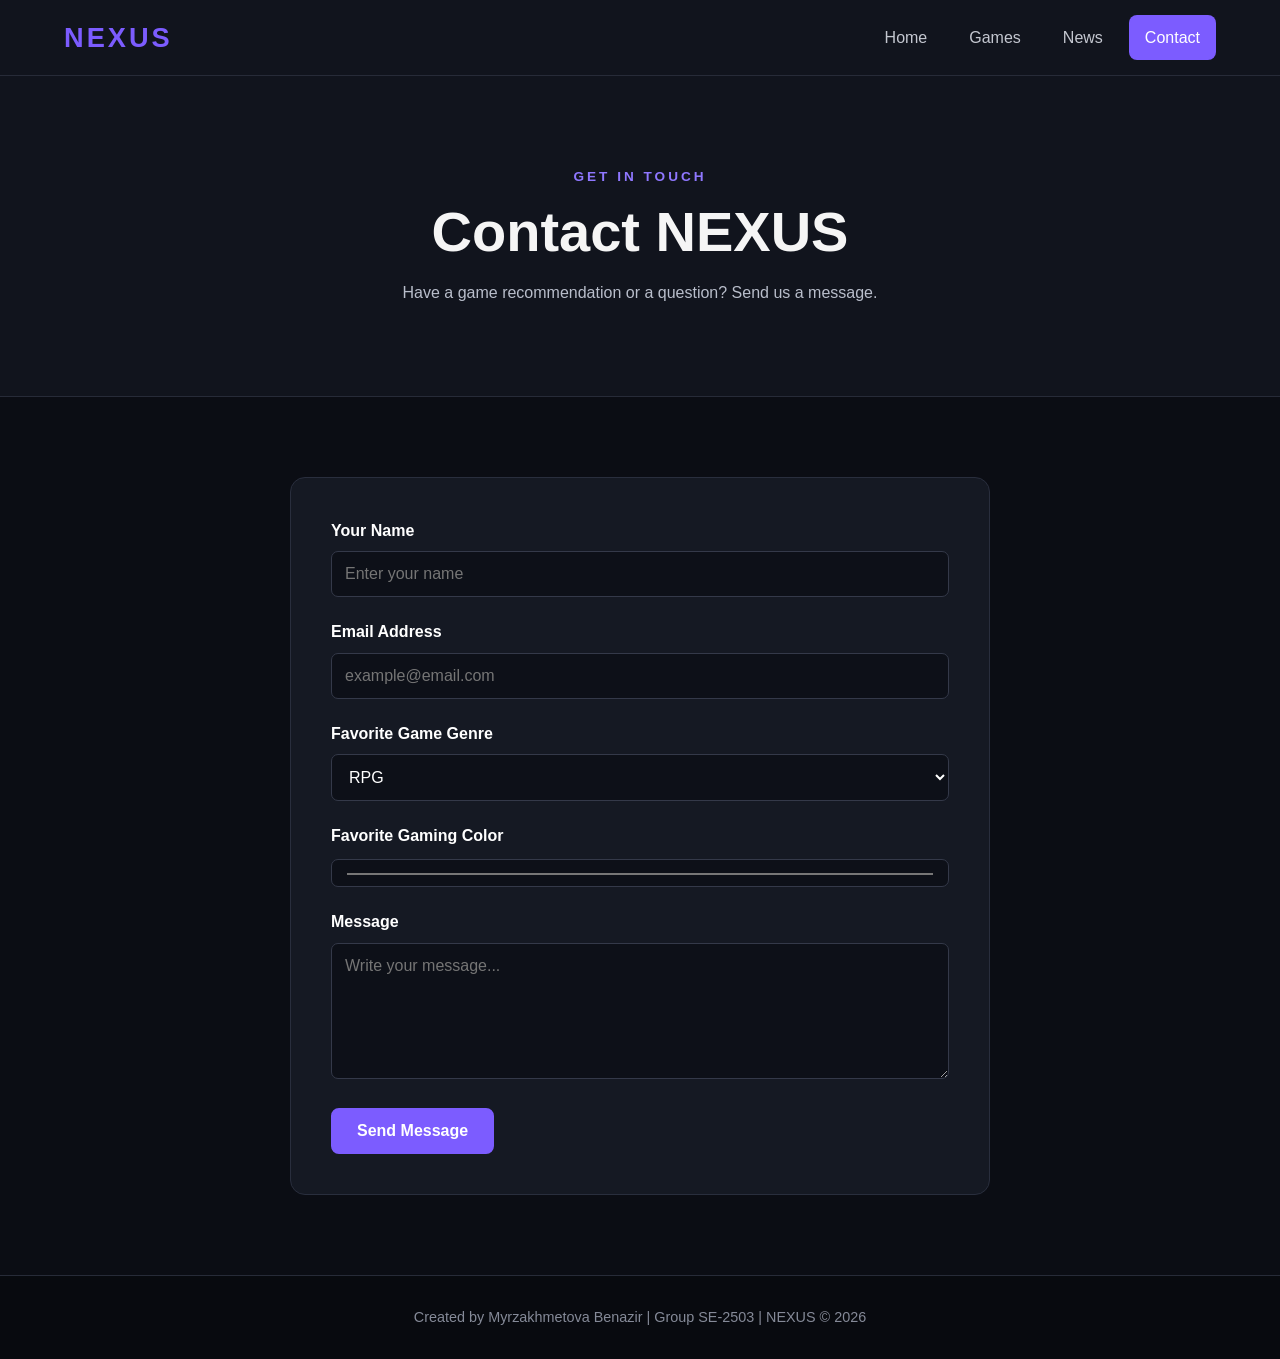
<file: contact.html>
<!DOCTYPE html>
<html lang="en">

<head>
    <meta charset="UTF-8">
    <meta name="viewport" content="width=device-width, initial-scale=1.0">

    <title>NEXUS | Contact</title>
    <link rel="stylesheet" href="style.css">
</head>

<body>

<header id="main-header">
    <nav class="navbar">
        <a href="index.html" class="logo">NEXUS</a>

        <ul class="nav-menu">
            <li><a href="index.html">Home</a></li>
            <li><a href="games.html">Games</a></li>
            <li><a href="news.html">News</a></li>
            <li><a class="active" href="contact.html">Contact</a></li>
        </ul>
    </nav>
</header>

<main>

    <section class="page-header">
        <p class="tag">GET IN TOUCH</p>
        <h1>Contact NEXUS</h1>

        <p>
            Have a game recommendation or a question?
            Send us a message.
        </p>
    </section>

    <section class="section">

        <form id="contact-form">

            <div class="form-group">
                <label for="name">Your Name</label>

                <input
                    type="text"
                    id="name"
                    name="name"
                    placeholder="Enter your name"
                    required>
            </div>

            <div class="form-group">
                <label for="email">Email Address</label>

                <input
                    type="email"
                    id="email"
                    name="email"
                    placeholder="example@email.com"
                    required>
            </div>

            <div class="form-group">
                <label for="genre">Favorite Game Genre</label>

                <select id="genre" name="genre">
                    <option value="rpg">RPG</option>
                    <option value="action">Action</option>
                    <option value="strategy">Strategy</option>
                    <option value="racing">Racing</option>
                    <option value="sports">Sports</option>
                </select>
            </div>

            <div class="form-group">
                <label for="color">Favorite Gaming Color</label>
                <input type="color" id="color" name="color">
            </div>

            <div class="form-group">
                <label for="message">Message</label>

                <textarea
                    id="message"
                    name="message"
                    rows="6"
                    placeholder="Write your message..."
                    required></textarea>
            </div>

            <button type="submit" class="btn">
                Send Message
            </button>

        </form>

    </section>

</main>

<footer>
    <p>Created by Myrzakhmetova Benazir | Group SE-2503 
        | NEXUS © 2026</p>
</footer>

</body>
</html>
</file>
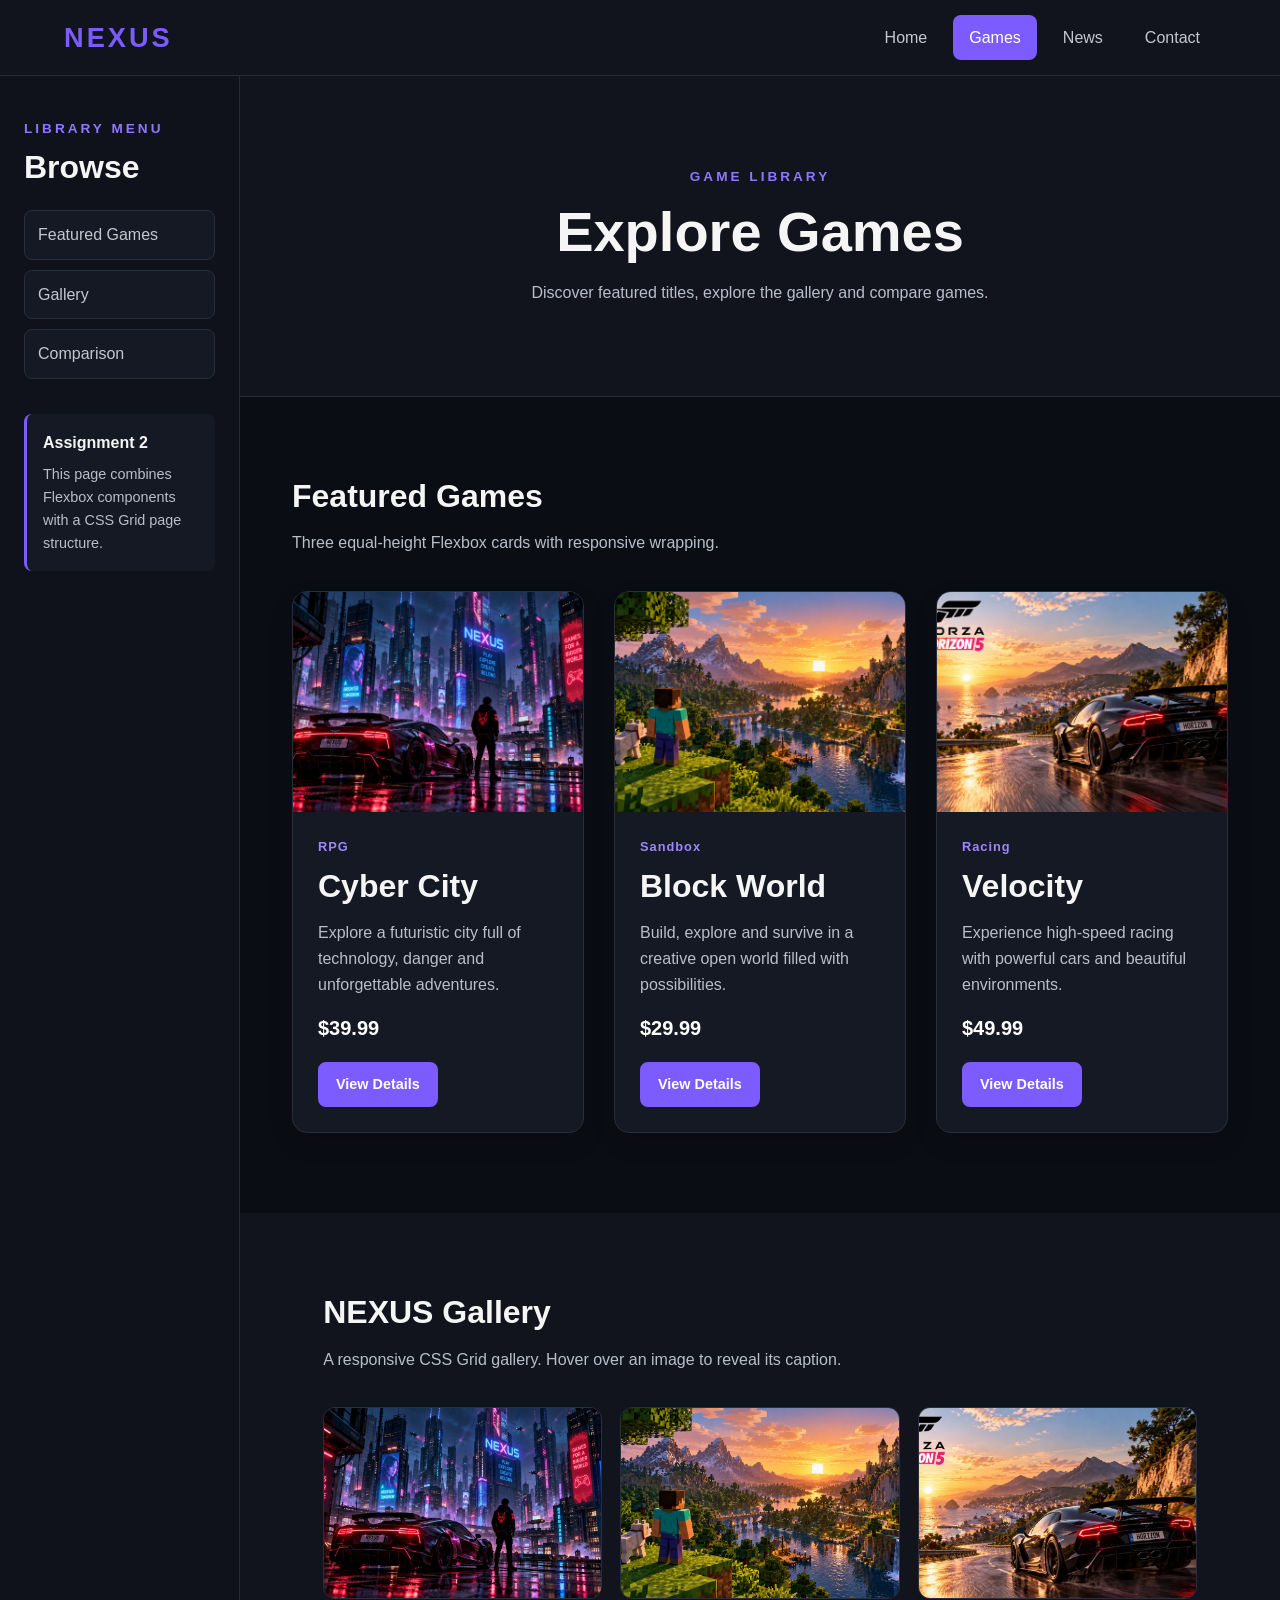
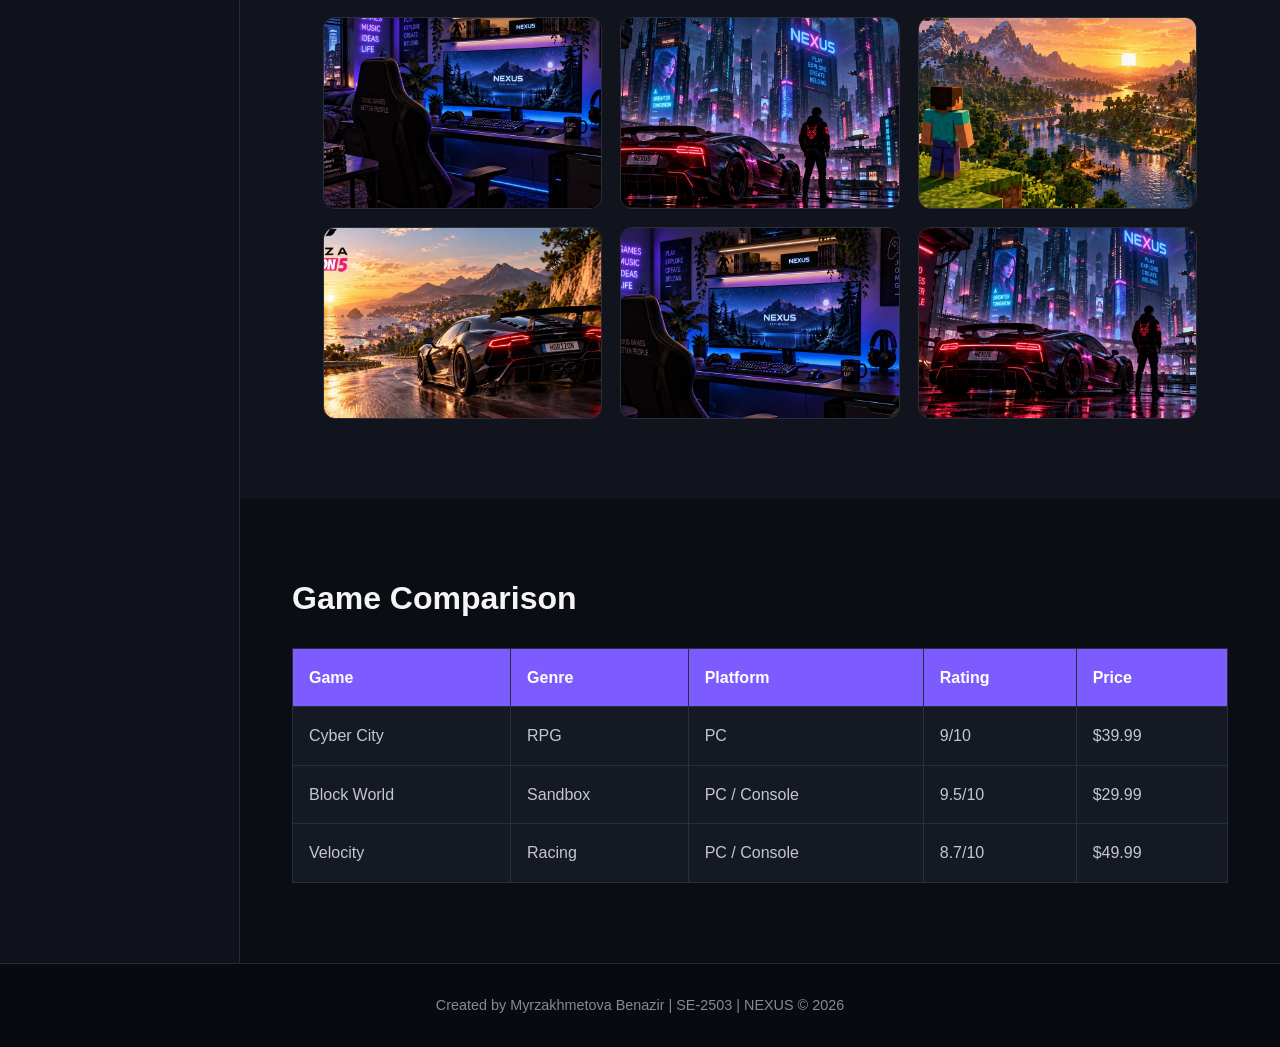
<file: games.html>
<!DOCTYPE html>
<html lang="en">
<head>
    <meta charset="UTF-8">
    <meta name="viewport" content="width=device-width, initial-scale=1.0">
    <title>NEXUS | Games</title>
    <link rel="stylesheet" href="style.css">
</head>
<body class="grid-page">
<header id="main-header">
    <nav class="navbar">
        <a href="index.html" class="logo">NEXUS</a>
        <ul class="nav-menu">
            <li><a href="index.html">Home</a></li>
            <li><a class="active" href="games.html">Games</a></li>
            <li><a href="news.html">News</a></li>
            <li><a href="contact.html">Contact</a></li>
        </ul>
    </nav>
</header>

<aside class="game-sidebar">
    <p class="tag">LIBRARY MENU</p>
    <h2>Browse</h2>
    <nav class="sidebar-links" aria-label="Game page sections">
        <a href="#featured">Featured Games</a>
        <a href="#gallery">Gallery</a>
        <a href="#comparison">Comparison</a>
    </nav>
    <div class="sidebar-note">
        <strong>Assignment 2</strong>
        <p>This page combines Flexbox components with a CSS Grid page structure.</p>
    </div>
</aside>

<main class="games-main">
    <section class="page-header">
        <p class="tag">GAME LIBRARY</p>
        <h1>Explore Games</h1>
        <p>Discover featured titles, explore the gallery and compare games.</p>
    </section>

    <section class="section" id="featured">
        <h2>Featured Games</h2>
        <p class="section-description">Three equal-height Flexbox cards with responsive wrapping.</p>
        <div class="game-grid">
            <article class="game-card">
                <img src="cyberpunk.jpg" alt="Cyberpunk style futuristic game">
                <div class="game-info">
                    <span class="genre">RPG</span><h2>Cyber City</h2>
                    <p>Explore a futuristic city full of technology, danger and unforgettable adventures.</p>
                    <p class="price">$39.99</p>
                    <a class="btn card-btn" href="#comparison">View Details</a>
                </div>
            </article>
            <article class="game-card">
                <img src="minecraft.jpg" alt="Block building adventure game">
                <div class="game-info">
                    <span class="genre">Sandbox</span><h2>Block World</h2>
                    <p>Build, explore and survive in a creative open world filled with possibilities.</p>
                    <p class="price">$29.99</p>
                    <a class="btn card-btn" href="#comparison">View Details</a>
                </div>
            </article>
            <article class="game-card">
                <img src="forza.jpg" alt="Sports car racing game">
                <div class="game-info">
                    <span class="genre">Racing</span><h2>Velocity</h2>
                    <p>Experience high-speed racing with powerful cars and beautiful environments.</p>
                    <p class="price">$49.99</p>
                    <a class="btn card-btn" href="#comparison">View Details</a>
                </div>
            </article>
        </div>
    </section>

    <section class="section dark-section" id="gallery">
        <h2>NEXUS Gallery</h2>
        <p class="section-description">A responsive CSS Grid gallery. Hover over an image to reveal its caption.</p>
        <div class="image-gallery">
            <figure><img src="gallery-1.jpg" alt="Neon futuristic city"><figcaption>Neon City</figcaption></figure>
            <figure><img src="gallery-2.jpg" alt="Creative block world"><figcaption>Creative Worlds</figcaption></figure>
            <figure><img src="gallery-3.jpg" alt="Racing car at sunset"><figcaption>Sunset Racing</figcaption></figure>
            <figure><img src="gallery-4.jpg" alt="Modern gaming setup"><figcaption>Battle Station</figcaption></figure>
            <figure><img src="gallery-5.jpg" alt="Futuristic city details"><figcaption>Night Missions</figcaption></figure>
            <figure><img src="gallery-6.jpg" alt="Block landscape"><figcaption>Open Adventure</figcaption></figure>
            <figure><img src="gallery-7.jpg" alt="Performance racing car"><figcaption>Full Speed</figcaption></figure>
            <figure><img src="gallery-8.jpg" alt="Gaming desk and monitor"><figcaption>NEXUS Setup</figcaption></figure>
            <figure><img src="gallery-9.jpg" alt="Cyberpunk environment"><figcaption>Future Worlds</figcaption></figure>
        </div>
    </section>

    <section class="section" id="comparison">
        <h2>Game Comparison</h2>
        <div class="table-wrapper">
            <table>
                <thead><tr><th>Game</th><th>Genre</th><th>Platform</th><th>Rating</th><th>Price</th></tr></thead>
                <tbody>
                    <tr><td>Cyber City</td><td>RPG</td><td>PC</td><td>9/10</td><td>$39.99</td></tr>
                    <tr><td>Block World</td><td>Sandbox</td><td>PC / Console</td><td>9.5/10</td><td>$29.99</td></tr>
                    <tr><td>Velocity</td><td>Racing</td><td>PC / Console</td><td>8.7/10</td><td>$49.99</td></tr>
                </tbody>
            </table>
        </div>
    </section>
</main>

<footer>
    <p>Created by Myrzakhmetova Benazir | SE-2503 | NEXUS © 2026</p>
</footer>
</body>
</html>
</file>
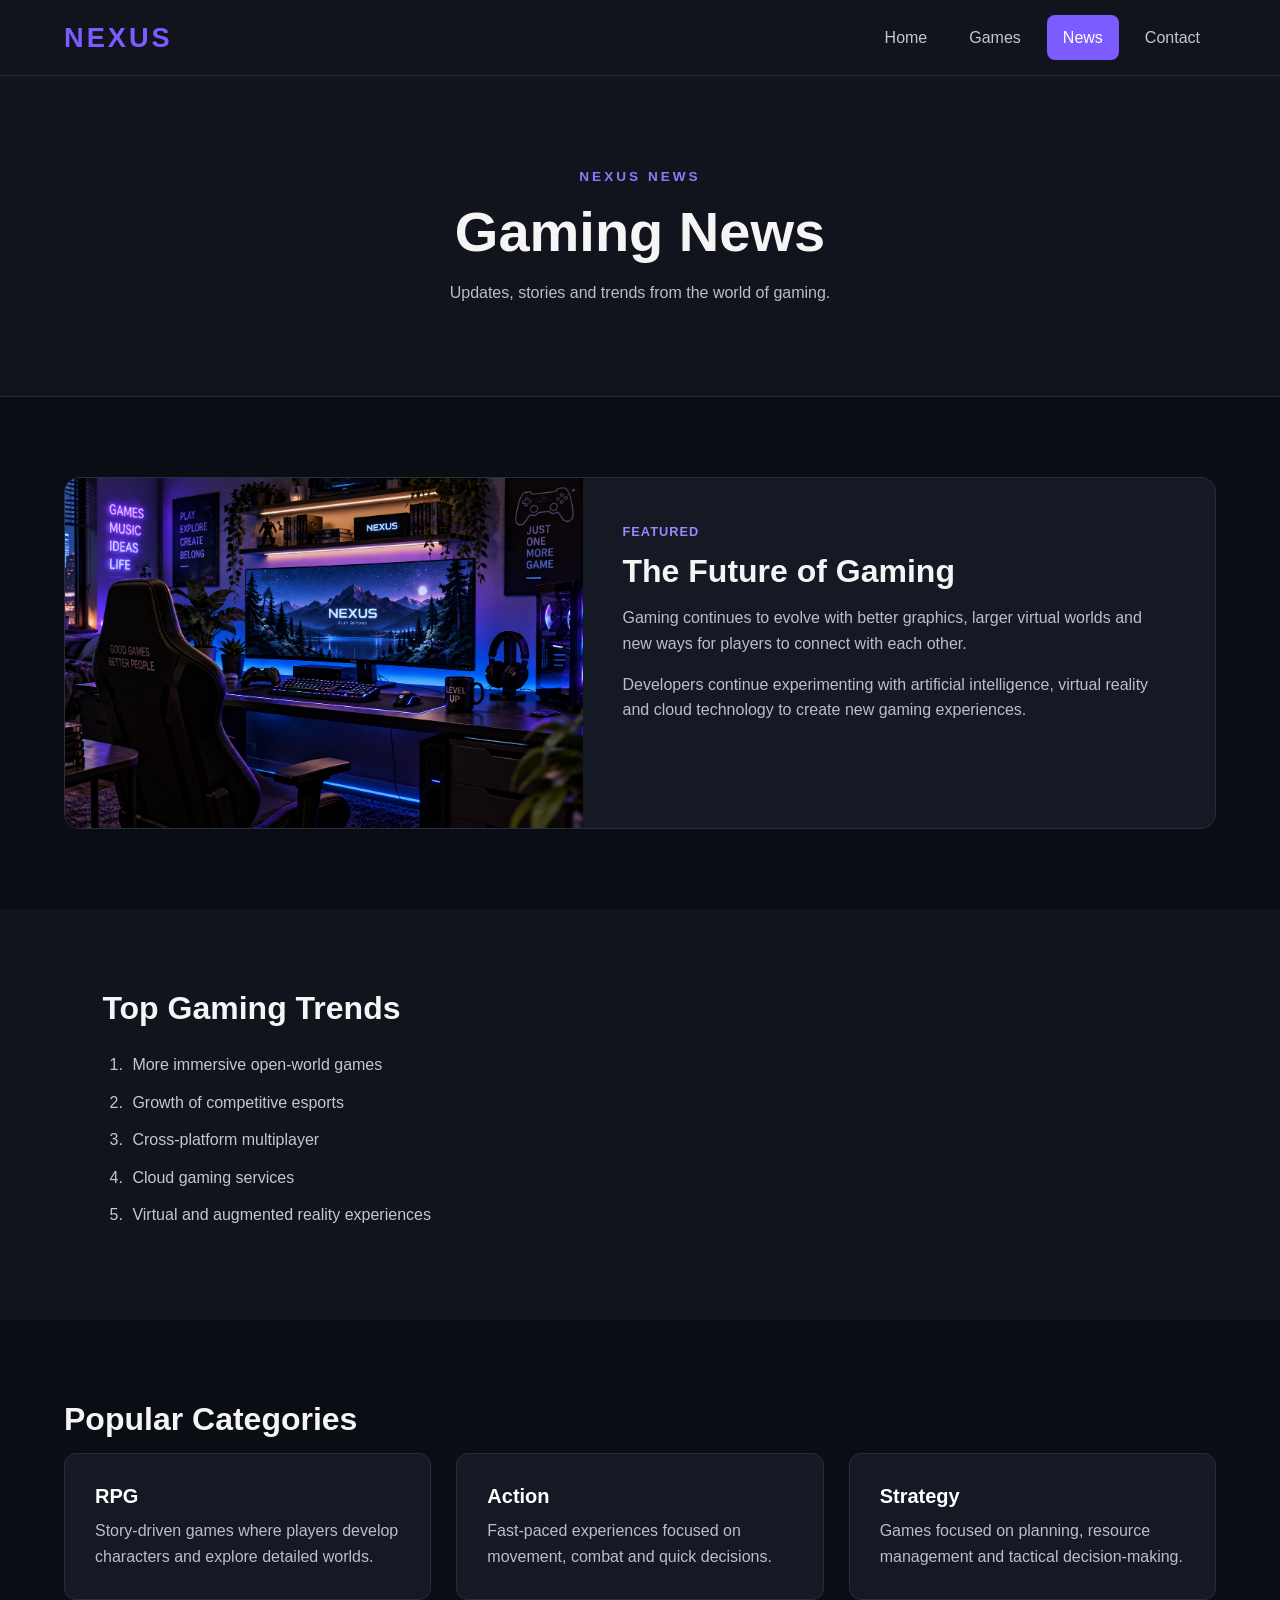
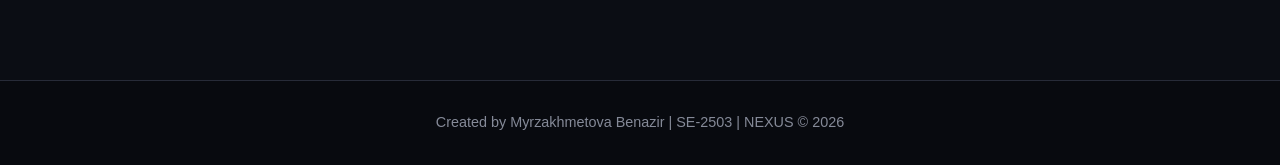
<file: news.html>
<!DOCTYPE html>
<html lang="en">

<head>
    <meta charset="UTF-8">
    <meta name="viewport" content="width=device-width, initial-scale=1.0">

    <title>NEXUS | News</title>
    <link rel="stylesheet" href="style.css">
</head>

<body>

<header id="main-header">
    <nav class="navbar">
        <a href="index.html" class="logo">NEXUS</a>

        <ul class="nav-menu">
            <li><a href="index.html">Home</a></li>
            <li><a href="games.html">Games</a></li>
            <li><a class="active" href="news.html">News</a></li>
            <li><a href="contact.html">Contact</a></li>
        </ul>
    </nav>
</header>

<main>

    <section class="page-header">
        <p class="tag">NEXUS NEWS</p>
        <h1>Gaming News</h1>
        <p>Updates, stories and trends from the world of gaming.</p>
    </section>

    <section class="section">

        <article class="featured-news">

            <img src="gaming.jpg"
                 alt="Gaming setup with computer monitor">

            <div class="news-content">
                <span class="genre">FEATURED</span>

                <h2>The Future of Gaming</h2>

                <p>
                    Gaming continues to evolve with better graphics,
                    larger virtual worlds and new ways for players
                    to connect with each other.
                </p>

                <p>
                    Developers continue experimenting with artificial
                    intelligence, virtual reality and cloud technology
                    to create new gaming experiences.
                </p>
            </div>

        </article>

    </section>

    <section class="section dark-section">

        <h2>Top Gaming Trends</h2>

        <ol class="trend-list">
            <li>More immersive open-world games</li>
            <li>Growth of competitive esports</li>
            <li>Cross-platform multiplayer</li>
            <li>Cloud gaming services</li>
            <li>Virtual and augmented reality experiences</li>
        </ol>

    </section>

    <section class="section">

        <h2>Popular Categories</h2>

        <div class="card-container">

            <article class="card">
                <h3>RPG</h3>
                <p>
                    Story-driven games where players develop characters
                    and explore detailed worlds.
                </p>
            </article>

            <article class="card">
                <h3>Action</h3>
                <p>
                    Fast-paced experiences focused on movement,
                    combat and quick decisions.
                </p>
            </article>

            <article class="card">
                <h3>Strategy</h3>
                <p>
                    Games focused on planning, resource management
                    and tactical decision-making.
                </p>
            </article>

        </div>

    </section>

</main>

<footer>
    <p>Created by Myrzakhmetova Benazir | SE-2503 | NEXUS © 2026</p>
</footer>

</body>
</html>
</file>
<file: style.css>
/* =========================
   NEXUS GAME STORE
   Created by: Myrzakhmetova Benazir 
   ========================= */


/* ---------- GLOBAL RESET ---------- */

* {
    margin: 0;
    padding: 0;
    box-sizing: border-box;
}


/* ---------- ELEMENT SELECTORS ---------- */

body {
    font-family: Arial, Helvetica, sans-serif;
    background-color: #0b0d14;
    color: #f5f5f5;
    line-height: 1.6;
}

h1,
h2,
h3 {
    line-height: 1.2;
}

h1 {
    font-size: 3.5rem;
}

h2 {
    font-size: 2rem;
    margin-bottom: 15px;
}

h3 {
    font-size: 1.25rem;
    margin-bottom: 10px;
}

p {
    color: #b9becb;
}

a {
    color: #ffffff;
    text-decoration: none;
}

img {
    display: block;
    max-width: 100%;
}


/* ---------- HEADER ---------- */

/* ID SELECTOR */

#main-header {
    background-color: #11141d;
    border-bottom: 1px solid #272b38;
    position: sticky;
    top: 0;
    z-index: 100;
}


/* ---------- NAVIGATION ---------- */

.navbar {
    width: 90%;
    max-width: 1200px;
    min-height: 75px;
    margin: auto;

    display: flex;
    justify-content: space-between;
    align-items: center;
}

.logo {
    color: #7c5cff;
    font-size: 1.7rem;
    font-weight: 800;
    letter-spacing: 3px;
}

.nav-menu {
    display: flex;
    align-items: center;
    gap: 10px;
    list-style: none;
}


/* DESCENDANT SELECTOR */

.nav-menu a {
    display: block;
    padding: 10px 16px;
    color: #c4c7d0;
    border-radius: 8px;
    transition: 0.3s;
}

.nav-menu a:hover {
    color: #ffffff;
    background-color: #242838;
}

.nav-menu a.active {
    color: #ffffff;
    background-color: #7c5cff;
}


/* ---------- HERO ---------- */

.hero {
    min-height: 75vh;

    display: flex;
    align-items: center;

    padding: 80px 8%;

    background:
        linear-gradient(
            rgba(11, 13, 20, 0.80),
            rgba(11, 13, 20, 0.95)
        ),
        url("../images/gaming.jpg");

    background-size: cover;
    background-position: center;
}

.hero-content {
    max-width: 700px;
}

.hero h1 {
    margin: 10px 0 20px;
}

.hero p {
    max-width: 620px;
    margin-bottom: 30px;
    font-size: 1.1rem;
}


/* ---------- TAG ---------- */

.tag {
    color: #8f77ff;
    font-size: 0.85rem;
    font-weight: bold;
    letter-spacing: 3px;
}


/* ---------- BUTTON ---------- */

.btn {
    display: inline-block;

    background-color: #7c5cff;
    color: white;

    border: 2px solid #7c5cff;
    border-radius: 8px;

    padding: 12px 24px;

    font-size: 1rem;
    font-weight: bold;

    cursor: pointer;
    transition: 0.3s;
}

.btn:hover {
    background-color: transparent;
    color: #9c87ff;
}


/* ---------- SECTIONS ---------- */

.section {
    width: 90%;
    max-width: 1200px;

    margin: auto;
    padding: 80px 0;
}

.section-description {
    margin-bottom: 35px;
}

.dark-section {
    width: 100%;
    max-width: none;

    padding-left: 8%;
    padding-right: 8%;

    background-color: #11141d;
}


/* ---------- CARDS ---------- */

.card-container {
    display: flex;
    gap: 25px;
    flex-wrap: wrap;
}

.card {
    flex: 1;
    min-width: 220px;

    padding: 30px;

    background-color: #151923;

    border: 1px solid #292e3d;
    border-radius: 12px;

    transition: 0.3s;
}

.card:hover {
    transform: translateY(-5px);
    border-color: #7c5cff;
}

.card h3 {
    color: #ffffff;
}


/* ---------- LISTS ---------- */

.feature-list,
.trend-list {
    margin: 25px 0 0 25px;
}

.feature-list li,
.trend-list li {
    color: #c4c7d0;
    margin-bottom: 12px;
    padding-left: 5px;
}


/* ---------- PROFILE ---------- */

.profile-card {
    display: flex;
    align-items: center;
    gap: 35px;

    margin-top: 30px;
    padding: 35px;

    background-color: #151923;

    border: 1px solid #292e3d;
    border-radius: 15px;
}

.profile-img {
    width: 160px;
    height: 160px;

    object-fit: cover;

    border-radius: 50%;
    border: 4px solid #7c5cff;
}


/* ---------- PAGE HEADER ---------- */

.page-header {
    padding: 90px 8%;
    text-align: center;

    background-color: #11141d;
    border-bottom: 1px solid #272b38;
}

.page-header h1 {
    margin: 10px 0 15px;
}


/* ---------- GAME CARDS ---------- */

.game-grid {
    display: grid;

    grid-template-columns:
        repeat(auto-fit, minmax(250px, 1fr));

    gap: 30px;
}

.game-card {
    overflow: hidden;

    background-color: #151923;

    border: 1px solid #292e3d;
    border-radius: 15px;

    transition: 0.3s;
}

.game-card:hover {
    transform: translateY(-6px);
    border-color: #7c5cff;
}

.game-card img {
    width: 100%;
    height: 220px;
    object-fit: cover;
}

.game-info {
    padding: 25px;
}

.genre {
    display: inline-block;

    margin-bottom: 10px;

    color: #9c87ff;

    font-size: 0.8rem;
    font-weight: bold;
    letter-spacing: 1px;
}

.price {
    margin-top: 15px;

    color: #ffffff;

    font-size: 1.25rem;
    font-weight: bold;
}


/* ---------- TABLE ---------- */

.table-wrapper {
    margin-top: 30px;
    overflow-x: auto;
}

table {
    width: 100%;

    border-collapse: collapse;

    background-color: #151923;

    border: 1px solid #292e3d;
}

table th,
table td {
    padding: 16px;

    border: 1px solid #292e3d;

    text-align: left;
}

table th {
    background-color: #7c5cff;
    color: #ffffff;
}

table td {
    color: #c4c7d0;
}

table tbody tr:hover {
    background-color: #1d2130;
}


/* ---------- NEWS ---------- */

.featured-news {
    display: flex;

    overflow: hidden;

    background-color: #151923;

    border: 1px solid #292e3d;
    border-radius: 15px;
}

.featured-news img {
    width: 45%;
    min-height: 350px;

    object-fit: cover;
}

.news-content {
    padding: 40px;
}

.news-content p {
    margin-top: 15px;
}


/* ---------- FORM ---------- */

/* ID SELECTOR */

#contact-form {
    max-width: 700px;

    margin: auto;
    padding: 40px;

    background-color: #151923;

    border: 1px solid #292e3d;
    border-radius: 15px;
}

.form-group {
    margin-bottom: 22px;
}

.form-group label {
    display: block;

    margin-bottom: 8px;

    color: #ffffff;
    font-weight: bold;
}

.form-group input,
.form-group select,
.form-group textarea {
    width: 100%;

    padding: 13px;

    color: #ffffff;
    background-color: #0d1018;

    border: 1px solid #343949;
    border-radius: 7px;

    font-family: inherit;
    font-size: 1rem;

    outline: none;
}

.form-group input:focus,
.form-group select:focus,
.form-group textarea:focus {
    border-color: #7c5cff;
}

.form-group textarea {
    resize: vertical;
}


/* ---------- FOOTER ---------- */

footer {
    padding: 30px;

    background-color: #080a0f;

    border-top: 1px solid #272b38;

    text-align: center;
}

footer p {
    color: #858a98;
    font-size: 0.9rem;
}


/* ---------- RESPONSIVE DESIGN ---------- */

@media (max-width: 750px) {

    h1 {
        font-size: 2.5rem;
    }

    .navbar {
        flex-direction: column;
        padding: 18px 0;
    }

    .nav-menu {
        margin-top: 15px;
        flex-wrap: wrap;
        justify-content: center;
    }

    .hero {
        min-height: 65vh;
    }

    .profile-card {
        flex-direction: column;
        text-align: center;
    }

    .featured-news {
        flex-direction: column;
    }

    .featured-news img {
        width: 100%;
        min-height: 250px;
    }

    #contact-form {
        padding: 25px;
    }
}
/* ==========================================================
   ASSIGNMENT 2: ADVANCED CSS — FLEXBOX & GRID
   ========================================================== */

/* Task 3: full page structure with named CSS Grid areas */
.grid-page {
    min-height: 100vh;
    display: grid;
    grid-template-columns: 240px minmax(0, 1fr);
    grid-template-rows: auto 1fr auto;
    grid-template-areas:
        "header header"
        "sidebar main"
        "footer footer";
}

.grid-page #main-header { grid-area: header; }
.grid-page .game-sidebar { grid-area: sidebar; }
.grid-page .games-main { grid-area: main; min-width: 0; }
.grid-page footer { grid-area: footer; }

.game-sidebar {
    padding: 42px 24px;
    background: #0f121b;
    border-right: 1px solid #272b38;
}

.game-sidebar h2 { margin-top: 8px; }

.sidebar-links {
    display: flex;
    flex-direction: column;
    gap: 10px;
    margin-top: 24px;
}

.sidebar-links a {
    padding: 11px 13px;
    color: #c4c7d0;
    background: #151923;
    border: 1px solid #292e3d;
    border-radius: 8px;
    transition: 0.25s;
}

.sidebar-links a:hover {
    color: #fff;
    border-color: #7c5cff;
    transform: translateX(4px);
}

.sidebar-note {
    margin-top: 35px;
    padding: 16px;
    background: #151923;
    border-left: 3px solid #7c5cff;
    border-radius: 8px;
}
.sidebar-note p { margin-top: 7px; font-size: .9rem; }

/* Task 2: cards are explicitly a Flexbox row */
.game-grid {
    display: flex;
    align-items: stretch;
    flex-wrap: wrap;
    gap: 30px;
}

.game-card {
    flex: 1 1 250px;
    display: flex;
    flex-direction: column;
    box-shadow: 0 10px 25px rgba(0,0,0,.12);
}

.game-card:hover {
    transform: translateY(-8px);
    box-shadow: 0 16px 35px rgba(0,0,0,.28);
}

.game-info {
    display: flex;
    flex-direction: column;
    flex: 1;
}

.game-info .price { margin-top: auto; padding-top: 15px; }
.card-btn { align-self: flex-start; margin-top: 18px; padding: 9px 16px; font-size: .9rem; }

/* Task 4: nine-image CSS Grid gallery */
.image-gallery {
    display: grid;
    grid-template-columns: repeat(3, minmax(0, 1fr));
    gap: 18px;
}

.image-gallery figure {
    position: relative;
    overflow: hidden;
    min-height: 190px;
    border: 1px solid #292e3d;
    border-radius: 12px;
    background: #151923;
}

.image-gallery img {
    width: 100%;
    height: 100%;
    min-height: 190px;
    object-fit: cover;
    transition: transform .35s ease, filter .35s ease;
}

.image-gallery figcaption {
    position: absolute;
    inset: auto 0 0 0;
    padding: 35px 16px 14px;
    color: #fff;
    font-weight: 700;
    background: linear-gradient(transparent, rgba(0,0,0,.88));
    transform: translateY(100%);
    transition: transform .3s ease;
}

.image-gallery figure:hover img { transform: scale(1.07); filter: brightness(.72); }
.image-gallery figure:hover figcaption { transform: translateY(0); }

/* Keyboard accessibility for interactive elements */
a:focus-visible, button:focus-visible, input:focus-visible,
select:focus-visible, textarea:focus-visible {
    outline: 3px solid #9c87ff;
    outline-offset: 3px;
}

@media (max-width: 900px) {
    .grid-page {
        grid-template-columns: 1fr;
        grid-template-areas:
            "header"
            "sidebar"
            "main"
            "footer";
    }
    .game-sidebar { border-right: 0; border-bottom: 1px solid #272b38; padding: 24px 5%; }
    .sidebar-links { flex-direction: row; flex-wrap: wrap; }
    .sidebar-note { display: none; }
    .image-gallery { grid-template-columns: repeat(2, minmax(0, 1fr)); }
}

@media (max-width: 560px) {
    .image-gallery { grid-template-columns: 1fr; }
    .game-card { flex-basis: 100%; }
    .section { padding-top: 55px; padding-bottom: 55px; }
}
</file>
